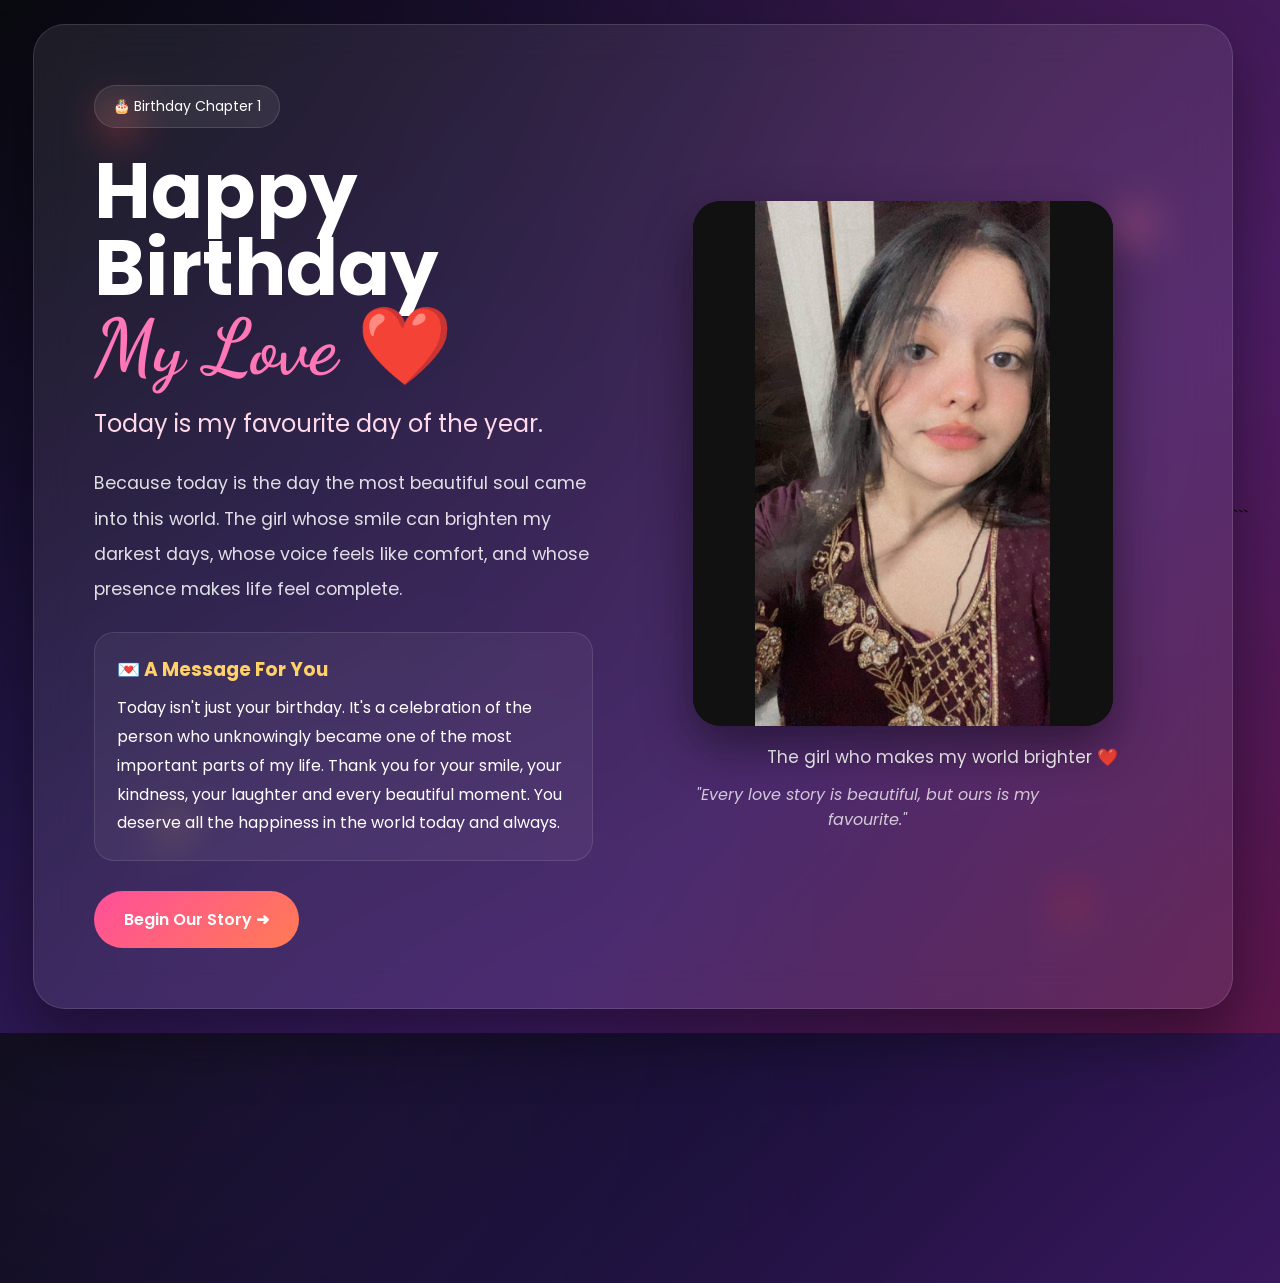
<file: index.html>
<!DOCTYPE html>
<html lang="en">
<head>
<meta charset="UTF-8">
<meta name="viewport" content="width=device-width, initial-scale=1.0">

<title>Happy Birthday My Love ❤️</title>

<link href="https://fonts.googleapis.com/css2?family=Poppins:wght@300;400;500;600;700&family=Dancing+Script:wght@700&display=swap" rel="stylesheet">

<style>

*{
margin:0;
padding:0;
box-sizing:border-box;
}

html{
scroll-behavior:smooth;
}

body{
font-family:'Poppins',sans-serif;
min-height:100dvh;
overflow-x:hidden;
display:flex;
justify-content:center;
align-items:center;
padding:clamp(12px,2vw,24px);
background:
linear-gradient(
135deg,
#09090f,
#1a1038,
#3a185f,
#5d164b
);
position:relative;
}

/* Background Glow */

body::before{
content:"";
position:absolute;
width:700px;
height:700px;
background:#ff4f9a;
filter:blur(250px);
opacity:.18;
top:-250px;
right:-200px;
z-index:0;
}

body::after{
content:"";
position:absolute;
width:600px;
height:600px;
background:#8b5cf6;
filter:blur(220px);
opacity:.15;
bottom:-250px;
left:-150px;
z-index:0;
}

/* Floating Hearts */

.heart{
position:absolute;
font-size:28px;
animation:float 5s ease-in-out infinite;
z-index:1;
opacity:.8;
}

.h1{
top:10%;
left:8%;
}

.h2{
top:20%;
right:10%;
animation-delay:1s;
}

.h3{
bottom:18%;
left:12%;
animation-delay:2s;
}

.h4{
bottom:10%;
right:15%;
animation-delay:3s;
}

@keyframes float{
0%,100%{
transform:translateY(0);
}
50%{
transform:translateY(-20px);
}
}

/* Main Card */

.card{
position:relative;
z-index:10;
width:min(1200px,100%);
background:rgba(255,255,255,.08);
backdrop-filter:blur(20px);
border:1px solid rgba(255,255,255,.12);
border-radius:32px;
overflow:hidden;
display:flex;
box-shadow:0 30px 60px rgba(0,0,0,.4);
}

/* Left Section */

.left{
flex:1;
padding:60px;
display:flex;
flex-direction:column;
justify-content:center;
}

.tag{
display:inline-block;
padding:10px 18px;
border-radius:999px;
background:rgba(255,255,255,.08);
border:1px solid rgba(255,255,255,.12);
color:white;
font-size:14px;
margin-bottom:25px;
width:max-content;
}

h1{
font-size:clamp(3rem,6vw,5.5rem);
line-height:1;
color:white;
margin-bottom:20px;
}

.name{
font-family:'Dancing Script',cursive;
color:#ff77b7;
}

.subtitle{
font-size:clamp(1.1rem,2vw,1.5rem);
color:#ffd9ea;
margin-bottom:25px;
}

.text{
font-size:clamp(.95rem,1.4vw,1.1rem);
line-height:2;
color:rgba(255,255,255,.85);
max-width:550px;
}

.love-box{
margin-top:25px;
padding:22px;
border-radius:20px;
background:rgba(255,255,255,.05);
border:1px solid rgba(255,255,255,.1);
}

.love-box h3{
color:#ffd166;
margin-bottom:10px;
}

.love-box p{
color:white;
line-height:1.8;
}

.btn{
margin-top:30px;
display:inline-flex;
justify-content:center;
align-items:center;
padding:16px 30px;
background:linear-gradient(
135deg,
#ff4f9a,
#ff7b54
);
color:white;
font-weight:600;
text-decoration:none;
border-radius:50px;
transition:.4s;
width:max-content;
}

.btn:hover{
transform:translateY(-4px) scale(1.03);
}

/* Right Section */

.right{
flex:1;
display:flex;
justify-content:center;
align-items:center;
padding:40px;
}

.image-wrapper{
text-align:center;
}

.image-box{
width:min(100%,420px);
aspect-ratio:4/5;
overflow:hidden;
border-radius:28px;
position:relative;
box-shadow:0 20px 50px rgba(0,0,0,.45);
background:#111;
}

.image-box img{
width:100%;
height:100%;
object-fit:contain;
display:block;
background:#111;
transition:.8s;
}

.image-box:hover img{
transform:scale(1.04);
}

.caption{
margin-top:18px;
color:white;
font-size:17px;
}

.quote{
margin-top:12px;
font-style:italic;
color:rgba(255,255,255,.75);
max-width:350px;
}

/* Tablet */

@media(max-width:1024px){

.card{
flex-direction:column;
max-width:700px;
margin:auto;
}

.left{
order:2;
text-align:center;
align-items:center;
padding:32px;
}

.right{
order:1;
padding:28px;
}

.text{
max-width:100%;
}

}

/* Mobile */

@media(max-width:768px){

body{
padding:10px;
align-items:flex-start;
}

.card{
border-radius:22px;
}

.left{
padding:20px;
}

.right{
padding:20px;
}

.image-box{
width:min(92vw,340px);
}

h1{
font-size:2.6rem;
}

.subtitle{
font-size:1rem;
}

.text{
font-size:15px;
line-height:1.9;
}

.love-box{
padding:18px;
}

.btn{
width:100%;
}

.caption{
font-size:15px;
}

.quote{
font-size:14px;
}

}

/* Extra Small Phones */

@media(max-width:380px){

h1{
font-size:2.2rem;
}

.image-box{
width:88vw;
}

.text,
.love-box p{
font-size:14px;
}

}

</style>
</head>

<body>

<div class="heart h1">❤️</div>
<div class="heart h2">💖</div>
<div class="heart h3">✨</div>
<div class="heart h4">🌹</div>

<div class="card">

<div class="left">

<div class="tag">
🎂 Birthday Chapter 1
</div>

<h1>
Happy Birthday<br>
<span class="name">My Love ❤️</span>
</h1>

<p class="subtitle">
Today is my favourite day of the year.
</p>

<p class="text">
Because today is the day the most beautiful soul came into this world.
The girl whose smile can brighten my darkest days,
whose voice feels like comfort,
and whose presence makes life feel complete.
</p>

<div class="love-box">

<h3>💌 A Message For You</h3>

<p>
Today isn't just your birthday.
It's a celebration of the person who unknowingly became one of the most important parts of my life.
Thank you for your smile, your kindness, your laughter and every beautiful moment.
You deserve all the happiness in the world today and always.
</p>

</div>

<a href="birthday2.html" class="btn">
Begin Our Story ➜
</a>

</div>

<div class="right">

<div class="image-wrapper">

<div class="image-box">

<img
src="Image1.jpg"
alt="My Love"
loading="lazy">

</div>

<div class="caption">
The girl who makes my world brighter ❤️
</div>

<div class="quote">
"Every love story is beautiful, but ours is my favourite."
</div>

</div>

</div>

</div>

</body>
</html>
```
</file>
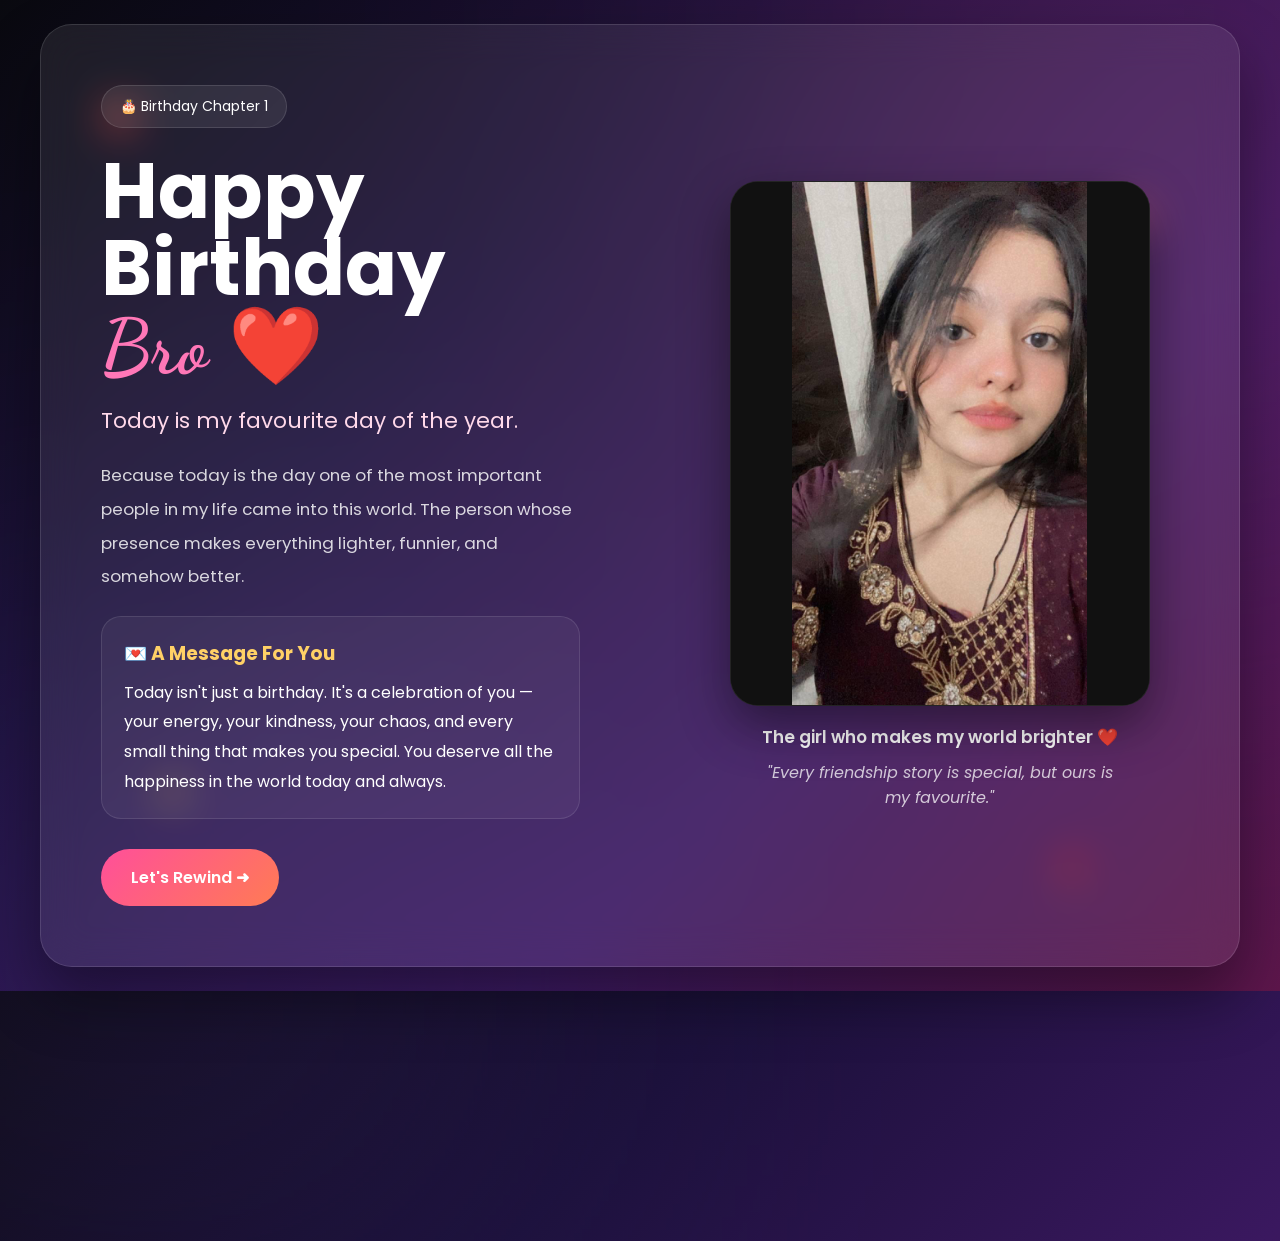
<file: birthday1.html>
<!DOCTYPE html>
<html lang="en">
<head>
<meta charset="UTF-8">
<meta name="viewport" content="width=device-width, initial-scale=1.0">
<title>Happy Birthday Bro ❤️</title>
<link href="https://fonts.googleapis.com/css2?family=Poppins:wght@300;400;500;600;700&family=Dancing+Script:wght@700&display=swap" rel="stylesheet">
<link rel="stylesheet" href="style.css">
</head>
<body>
<div class="heart h1">❤️</div><div class="heart h2">💖</div><div class="heart h3">✨</div><div class="heart h4">🌹</div>
<div class="card">
  <div class="left">
    <div class="tag">🎂 Birthday Chapter 1</div>
    <h1>Happy Birthday<br><span class="name">Bro ❤️</span></h1>
    <p class="subtitle">Today is my favourite day of the year.</p>
    <p class="text">Because today is the day one of the most important people in my life came into this world. The person whose presence makes everything lighter, funnier, and somehow better.</p>
    <div class="section-box">
      <h3>💌 A Message For You</h3>
      <p>Today isn't just a birthday. It's a celebration of you — your energy, your kindness, your chaos, and every small thing that makes you special. You deserve all the happiness in the world today and always.</p>
    </div>
    <a href="birthday2.html" class="btn">Let's Rewind ➜</a>
  </div>
  <div class="right">
    <div class="image-wrapper">
      <div class="image-box"><img src="Image1.jpg" alt="Birthday memory 1" loading="lazy"></div>
      <div class="caption">The girl who makes my world brighter ❤️</div>
      <div class="quote">"Every friendship story is special, but ours is my favourite."</div>
    </div>
  </div>
</div>
</body>
</html>
</file>
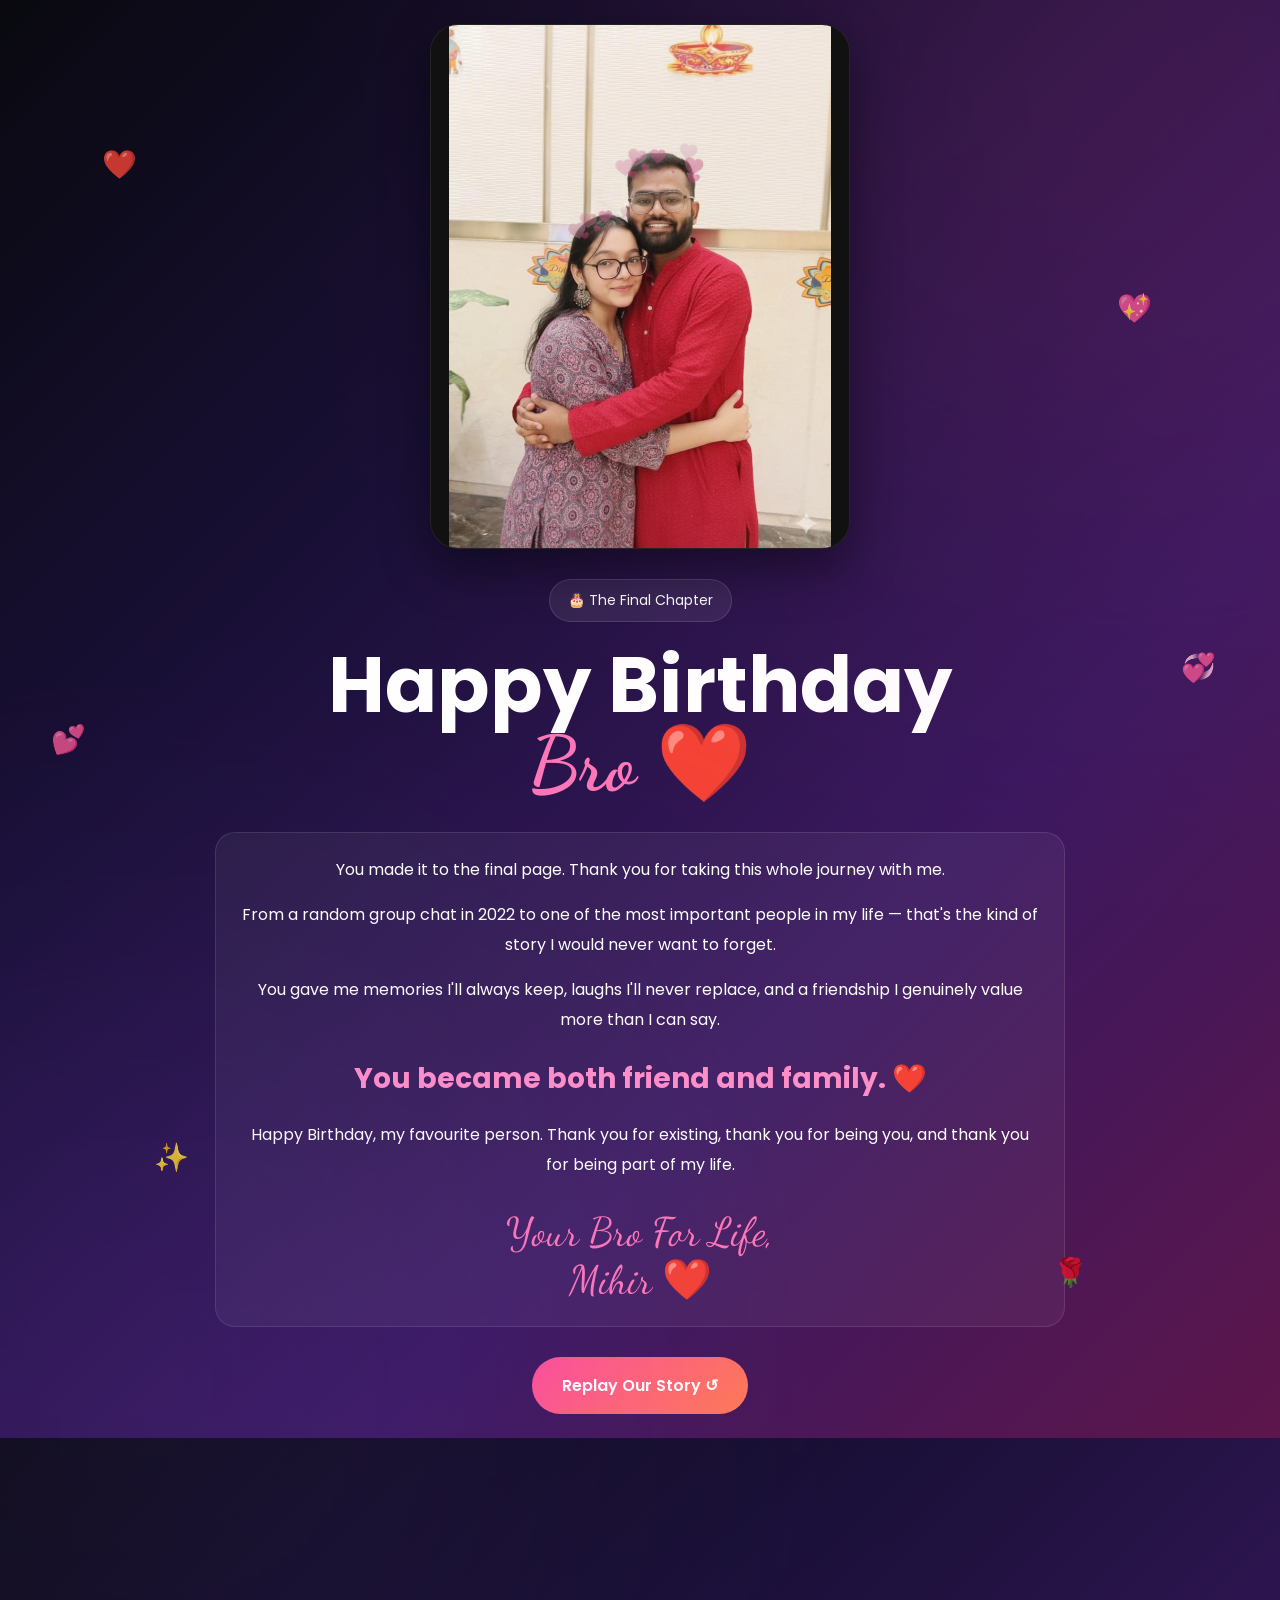
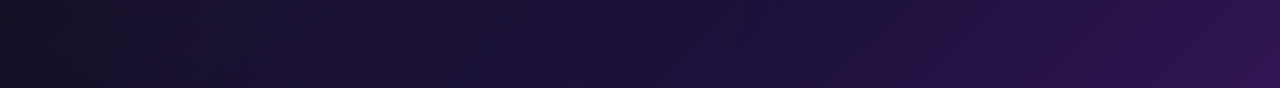
<file: birthday10.html>
<!DOCTYPE html>
<html lang="en">
<head>
<meta charset="UTF-8">
<meta name="viewport" content="width=device-width, initial-scale=1.0">
<title>Happy Birthday Bro ❤️</title>
<link href="https://fonts.googleapis.com/css2?family=Poppins:wght@300;400;500;600;700&family=Dancing+Script:wght@700&display=swap" rel="stylesheet">
<link rel="stylesheet" href="style.css">
</head>
<body>
<div class="heart h1">❤️</div><div class="heart h2">💖</div><div class="heart h3">✨</div><div class="heart h4">🌹</div><div class="heart h1" style="top:50%;left:4%;animation-delay:4s">💕</div><div class="heart h2" style="top:45%;right:5%;animation-delay:5s">💞</div>
<div class="container" style="text-align:center;">
  <div class="image-box" style="max-width:420px;margin-bottom:30px;"><img src="Image10.jpeg" alt="Final memory" loading="lazy"></div>
  <div class="tag">🎂 The Final Chapter</div>
  <h1>Happy Birthday<br><span class="name">Bro ❤️</span></h1>
  <div class="section-box" style="max-width:850px;margin:28px auto 0;">
    <p>You made it to the final page. Thank you for taking this whole journey with me.</p>
    <p style="margin-top:16px;">From a random group chat in 2022 to one of the most important people in my life — that's the kind of story I would never want to forget.</p>
    <p style="margin-top:16px;">You gave me memories I'll always keep, laughs I'll never replace, and a friendship I genuinely value more than I can say.</p>
    <p style="margin-top:18px;font-size:28px;font-weight:700;color:#ff8fc8;">You became both friend and family. ❤️</p>
    <p style="margin-top:16px;">Happy Birthday, my favourite person. Thank you for existing, thank you for being you, and thank you for being part of my life.</p>
    <div class="signature">Your Bro For Life,<br>Mihir ❤️</div>
  </div>
  <a href="birthday1.html" class="btn">Replay Our Story ↺</a>
</div>
</body>
</html>
</file>
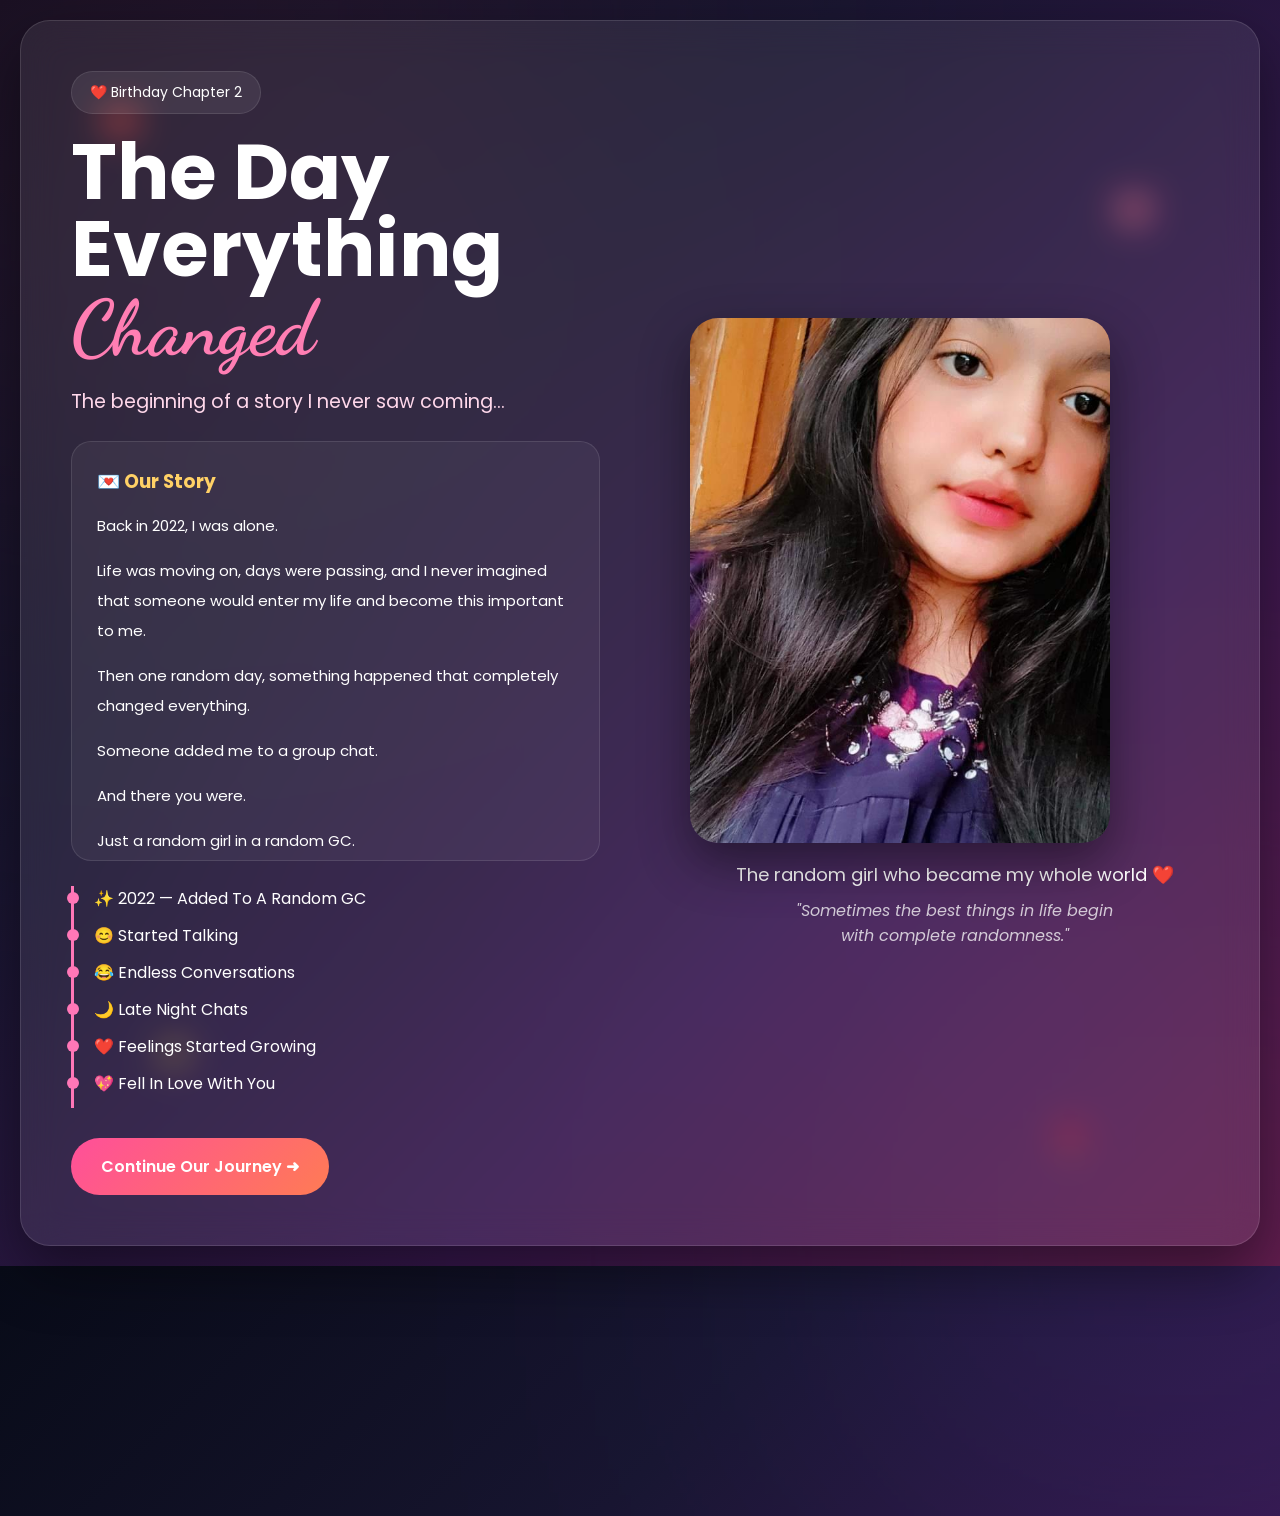
<file: birthday2.html>
<!DOCTYPE html>
<html lang="en">
<head>
<meta charset="UTF-8">
<meta name="viewport" content="width=device-width, initial-scale=1.0">

<title>Birthday 2 - The Day Everything Changed ❤️</title>

<link href="https://fonts.googleapis.com/css2?family=Poppins:wght@300;400;500;600;700&family=Dancing+Script:wght@700&display=swap" rel="stylesheet">

<style>

*{
margin:0;
padding:0;
box-sizing:border-box;
}

body{
font-family:'Poppins',sans-serif;
background:linear-gradient(135deg,#080b18,#17152f,#38184f,#5f183f);
min-height:100dvh;
overflow-x:hidden;
padding:20px;
display:flex;
justify-content:center;
align-items:center;
position:relative;
}

/* Background Glow */

body::before{
content:"";
position:absolute;
width:700px;
height:700px;
background:#ff5ea8;
filter:blur(250px);
opacity:.15;
top:-250px;
left:-200px;
}

body::after{
content:"";
position:absolute;
width:600px;
height:600px;
background:#7c5cff;
filter:blur(220px);
opacity:.15;
bottom:-250px;
right:-200px;
}

/* Floating Hearts */

.heart{
position:absolute;
font-size:30px;
animation:float 5s ease-in-out infinite;
opacity:.8;
}

.h1{top:8%;left:8%;}
.h2{top:15%;right:10%;animation-delay:1s;}
.h3{bottom:15%;left:12%;animation-delay:2s;}
.h4{bottom:8%;right:15%;animation-delay:3s;}

@keyframes float{
0%,100%{
transform:translateY(0);
}
50%{
transform:translateY(-20px);
}
}

/* Main Card */

.card{
position:relative;
z-index:2;
width:min(1250px,100%);
background:rgba(255,255,255,.08);
backdrop-filter:blur(18px);
border:1px solid rgba(255,255,255,.12);
border-radius:30px;
overflow:hidden;
display:flex;
box-shadow:0 25px 60px rgba(0,0,0,.45);
}

/* Left Section */

.left{
flex:1;
padding:50px;
display:flex;
flex-direction:column;
justify-content:center;
}

.tag{
display:inline-block;
padding:10px 18px;
border-radius:999px;
background:rgba(255,255,255,.08);
border:1px solid rgba(255,255,255,.1);
color:white;
font-size:14px;
margin-bottom:20px;
width:max-content;
}

h1{
font-size:clamp(3rem,6vw,5.5rem);
line-height:1;
color:white;
margin-bottom:20px;
}

.name{
font-family:'Dancing Script',cursive;
color:#ff7eb3;
}

.story-intro{
color:#ffd8eb;
font-size:1.2rem;
margin-bottom:25px;
}

.memory-box{
background:rgba(255,255,255,.05);
border:1px solid rgba(255,255,255,.1);
border-radius:20px;
padding:25px;
margin-bottom:25px;
max-height:420px;
overflow-y:auto;
}

.memory-box::-webkit-scrollbar{
width:6px;
}

.memory-box::-webkit-scrollbar-thumb{
background:#ff77b7;
border-radius:20px;
}

.memory-box h3{
color:#ffd166;
margin-bottom:15px;
}

.memory-box p{
color:white;
line-height:2;
margin-bottom:15px;
font-size:15px;
}

.highlight{
color:#ffd166;
font-weight:600;
}

.timeline{
border-left:3px solid #ff77b7;
padding-left:20px;
margin-bottom:30px;
}

.timeline div{
color:white;
margin-bottom:12px;
position:relative;
}

.timeline div::before{
content:"";
width:12px;
height:12px;
background:#ff77b7;
border-radius:50%;
position:absolute;
left:-27px;
top:6px;
}

.btn{
display:inline-flex;
justify-content:center;
align-items:center;
padding:16px 30px;
border-radius:50px;
background:linear-gradient(
135deg,
#ff4f9a,
#ff7b54
);
color:white;
text-decoration:none;
font-weight:600;
transition:.4s;
width:max-content;
}

.btn:hover{
transform:translateY(-4px) scale(1.03);
}

/* Right Section */

.right{
flex:1;
display:flex;
justify-content:center;
align-items:center;
padding:40px;
}

.image-wrapper{
text-align:center;
}

.image-box{
width:min(100%,420px);
aspect-ratio:4/5;
overflow:hidden;
border-radius:28px;
box-shadow:0 20px 50px rgba(0,0,0,.45);
position:relative;
}

.image-box img{
width:100%;
height:100%;
object-fit:cover;
display:block;
transition:.8s;
}

.image-box:hover img{
transform:scale(1.08);
}

.caption{
margin-top:18px;
color:white;
font-size:18px;
}

.quote{
margin-top:10px;
font-style:italic;
color:rgba(255,255,255,.75);
max-width:350px;
margin-left:auto;
margin-right:auto;
}

/* Mobile Responsive */

@media(max-width:1024px){

.card{
flex-direction:column;
}

.left{
order:2;
text-align:center;
align-items:center;
}

.right{
order:1;
}

.timeline{
text-align:left;
width:100%;
}

}

@media(max-width:768px){

body{
padding:15px;
}

.left,.right{
padding:25px;
}

.memory-box{
max-height:none;
}

.image-box{
width:min(85vw,320px);
}

.btn{
width:100%;
}

.caption{
font-size:15px;
}

.quote{
font-size:14px;
}

}

</style>
</head>

<body>

<div class="heart h1">❤️</div>
<div class="heart h2">💖</div>
<div class="heart h3">✨</div>
<div class="heart h4">🌹</div>

<div class="card">

<div class="left">

<div class="tag">
❤️ Birthday Chapter 2
</div>

<h1>
The Day Everything
<span class="name">Changed</span>
</h1>

<p class="story-intro">
The beginning of a story I never saw coming...
</p>

<div class="memory-box">

<h3>💌 Our Story</h3>

<p>
Back in 2022, I was alone.
</p>

<p>
Life was moving on, days were passing,
and I never imagined that someone would enter my life
and become this important to me.
</p>

<p>
Then one random day,
something happened that completely changed everything.
</p>

<p>
Someone added me to a group chat.
</p>

<p>
And there you were.
</p>

<p>
Just a random girl in a random GC.
</p>

<p>
At first, I never thought much about it.
We talked, joked around, and yes...
I used to flirt with you sometimes.
</p>

<p>
To me, it was just another conversation.
Just another person on the internet.
</p>

<p>
But little did I know,
life was quietly writing the most beautiful chapter of my story.
</p>

<p>
Days became weeks.
Weeks became months.
</p>

<p>
Somehow your messages became the ones I looked forward to the most.
</p>

<p>
Your smile became my favourite sight.
Your happiness started mattering to me.
Your presence became a part of my daily life.
</p>

<p>
I never knew that one day
I would be so deeply in love with you.
</p>

<p>
Looking back now,
I am thankful to that random person
who added me to your GC.
</p>

<p>
Because if that never happened,
our paths might never have crossed.
</p>

<p>
And I would never have met
the girl who changed my life forever.
</p>

<p class="highlight">
Somewhere between random messages,
silly conversations,
late-night chats,
and countless memories...
I fell in love with you. ❤️
</p>

</div>

<div class="timeline">
<div>✨ 2022 — Added To A Random GC</div>
<div>😊 Started Talking</div>
<div>😂 Endless Conversations</div>
<div>🌙 Late Night Chats</div>
<div>❤️ Feelings Started Growing</div>
<div>💖 Fell In Love With You</div>
</div>

<a href="birthday3.html" class="btn">
Continue Our Journey ➜
</a>

</div>

<div class="right">

<div class="image-wrapper">

<div class="image-box">
<img src="Image2.jpg" alt="Our Story">
</div>

<div class="caption">
The random girl who became my whole world ❤️
</div>

<div class="quote">
"Sometimes the best things in life begin with complete randomness."
</div>

</div>

</div>

</div>

</body>
</html>
</file>
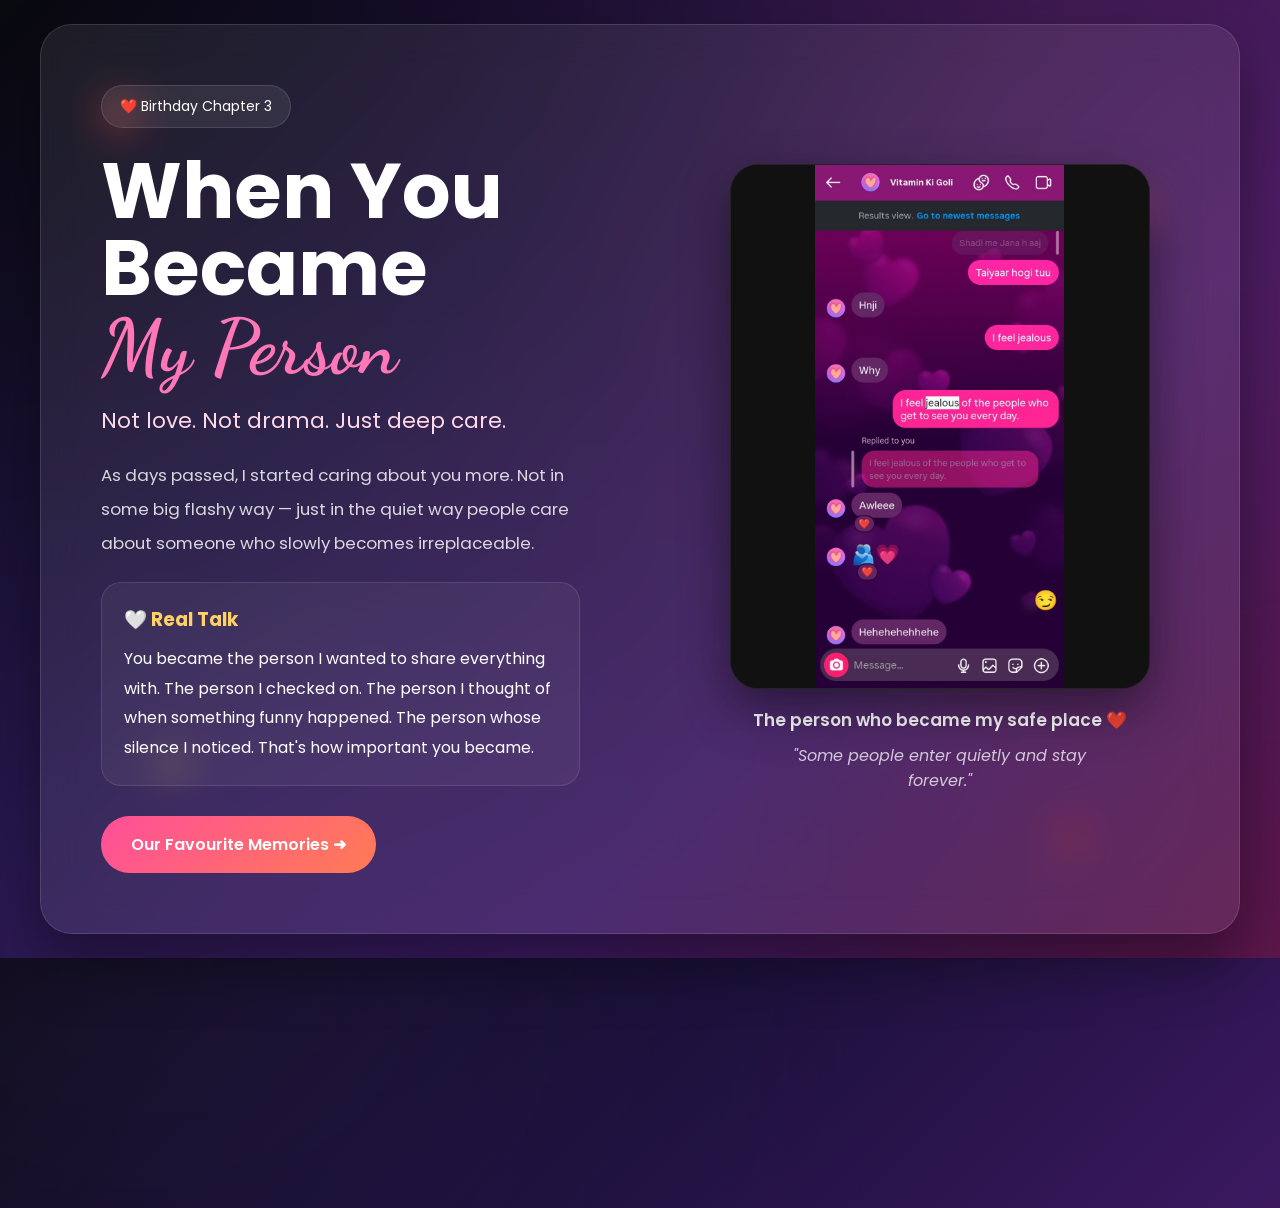
<file: birthday3.html>
<!DOCTYPE html>
<html lang="en">
<head>
<meta charset="UTF-8">
<meta name="viewport" content="width=device-width, initial-scale=1.0">
<title>Birthday Chapter 3 ❤️</title>
<link href="https://fonts.googleapis.com/css2?family=Poppins:wght@300;400;500;600;700&family=Dancing+Script:wght@700&display=swap" rel="stylesheet">
<link rel="stylesheet" href="style.css">
</head>
<body>
<div class="heart h1">❤️</div><div class="heart h2">💖</div><div class="heart h3">✨</div><div class="heart h4">🌹</div>
<div class="card">
  <div class="left">
    <div class="tag">❤️ Birthday Chapter 3</div>
    <h1>When You Became<br><span class="name">My Person</span></h1>
    <p class="subtitle">Not love. Not drama. Just deep care.</p>
    <p class="text">As days passed, I started caring about you more. Not in some big flashy way — just in the quiet way people care about someone who slowly becomes irreplaceable.</p>
    <div class="section-box">
      <h3>🤍 Real Talk</h3>
      <p>You became the person I wanted to share everything with. The person I checked on. The person I thought of when something funny happened. The person whose silence I noticed. That's how important you became.</p>
    </div>
    <a href="birthday4.html" class="btn">Our Favourite Memories ➜</a>
  </div>
  <div class="right">
    <div class="image-wrapper">
      <div class="image-box"><img src="Image3.jpg" alt="Birthday memory 3" loading="lazy"></div>
      <div class="caption">The person who became my safe place ❤️</div>
      <div class="quote">"Some people enter quietly and stay forever."</div>
    </div>
  </div>
</div>
</body>
</html>
</file>
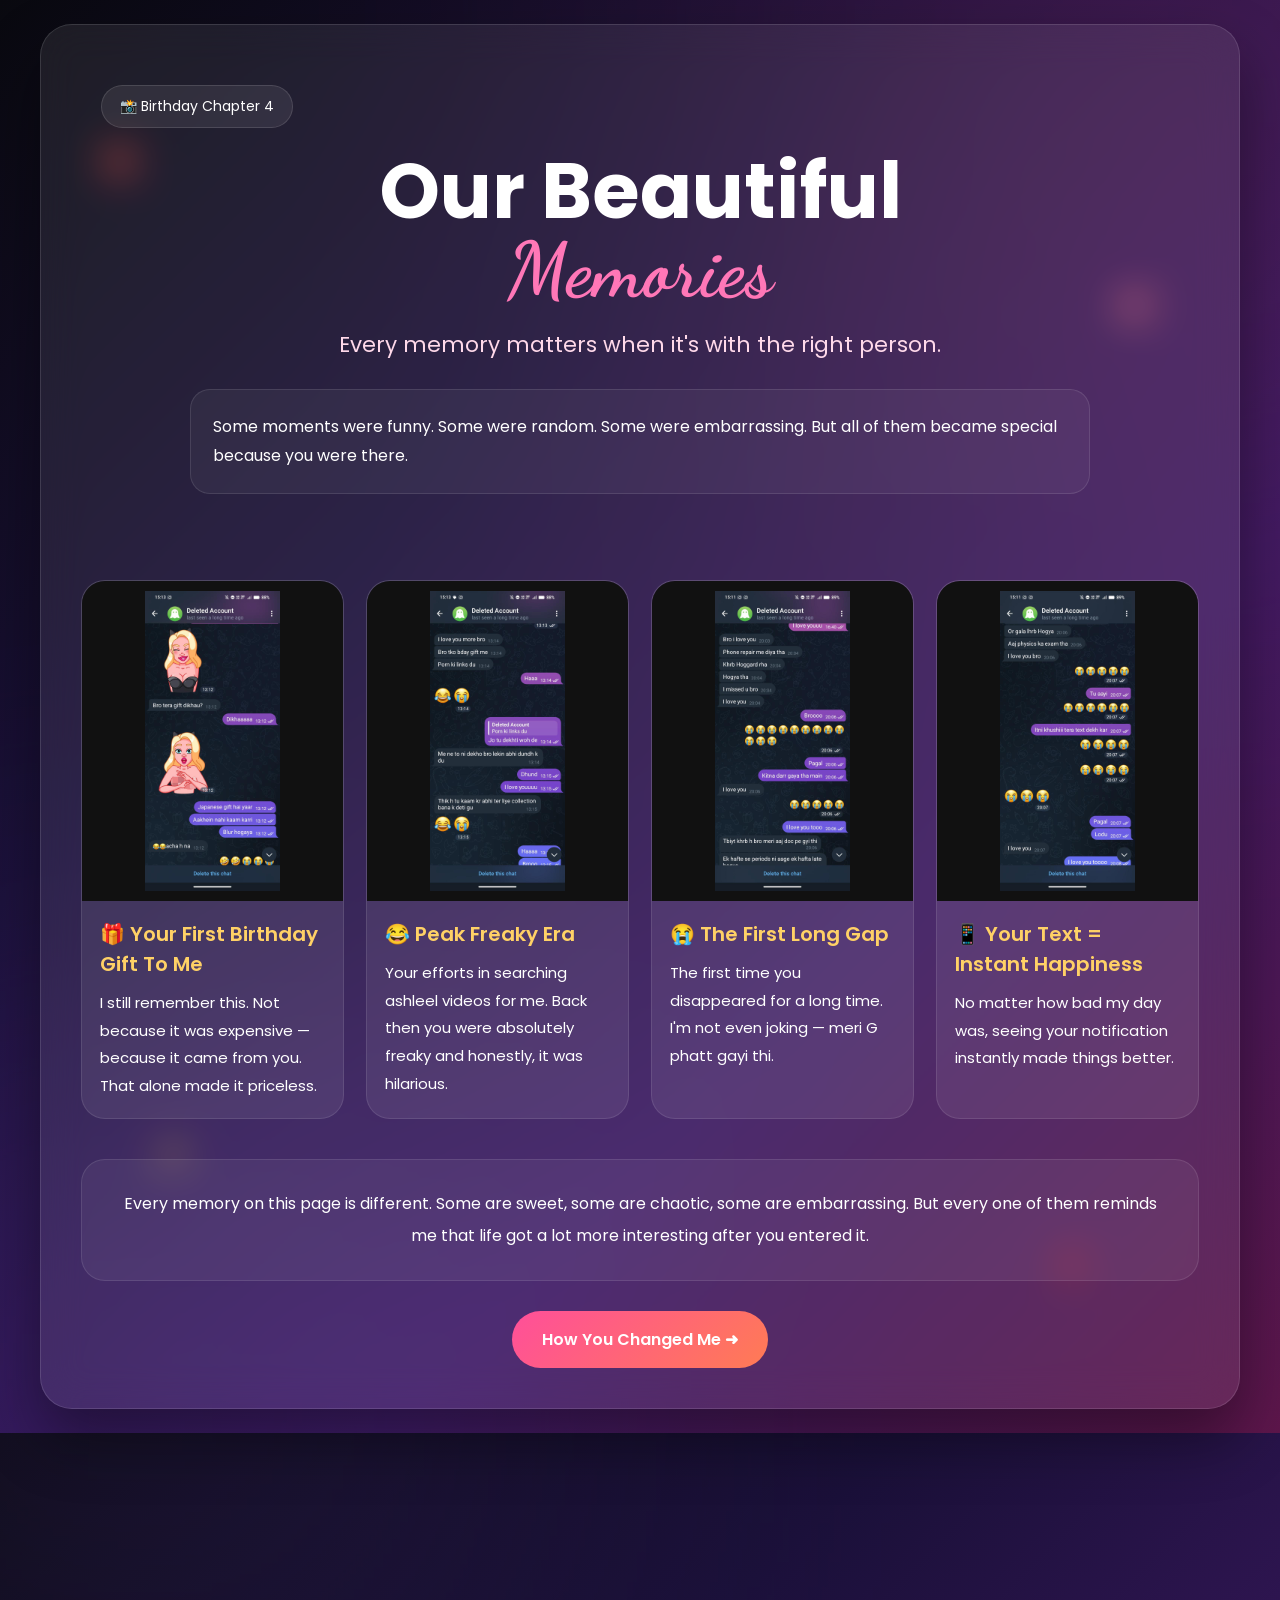
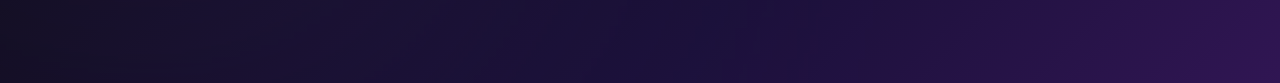
<file: birthday4.html>
<!DOCTYPE html>
<html lang="en">
<head>
<meta charset="UTF-8">
<meta name="viewport" content="width=device-width, initial-scale=1.0">
<title>Birthday Chapter 4 ❤️</title>
<link href="https://fonts.googleapis.com/css2?family=Poppins:wght@300;400;500;600;700&family=Dancing+Script:wght@700&display=swap" rel="stylesheet">
<link rel="stylesheet" href="style.css">
</head>
<body>
<div class="heart h1">❤️</div><div class="heart h2">💖</div><div class="heart h3">✨</div><div class="heart h4">🌹</div>
<div class="card" style="display:block;">
  <div style="padding:60px;" class="header-section">
    <div class="tag">📸 Birthday Chapter 4</div>
    <h1 style="text-align:center;">Our Beautiful<br><span class="name">Memories</span></h1>
    <p class="subtitle" style="text-align:center;">Every memory matters when it's with the right person.</p>
    <div class="section-box" style="max-width:900px;margin:28px auto 0;">
      <p>Some moments were funny. Some were random. Some were embarrassing. But all of them became special because you were there.</p>
    </div>
  </div>
  <div style="padding:0 40px 40px;">
    <div class="gallery">
      <div class="memory">
        <img src="Image4.jpg" alt="Memory 1">
        <div class="memory-content"><div class="memory-title">🎁 Your First Birthday Gift To Me</div><div class="memory-text">I still remember this. Not because it was expensive — because it came from you. That alone made it priceless.</div></div>
      </div>
      <div class="memory">
        <img src="Image5.jpg" alt="Memory 2">
        <div class="memory-content"><div class="memory-title">😂 Peak Freaky Era</div><div class="memory-text">Your efforts in searching ashleel videos for me. Back then you were absolutely freaky and honestly, it was hilarious.</div></div>
      </div>
      <div class="memory">
        <img src="Image6.jpg" alt="Memory 3">
        <div class="memory-content"><div class="memory-title">😭 The First Long Gap</div><div class="memory-text">The first time you disappeared for a long time. I'm not even joking — meri G phatt gayi thi.</div></div>
      </div>
      <div class="memory">
        <img src="Image7.jpg" alt="Memory 4">
        <div class="memory-content"><div class="memory-title">📱 Your Text = Instant Happiness</div><div class="memory-text">No matter how bad my day was, seeing your notification instantly made things better.</div></div>
      </div>
    </div>
    <div class="final-note">
      <p>Every memory on this page is different. Some are sweet, some are chaotic, some are embarrassing. But every one of them reminds me that life got a lot more interesting after you entered it.</p>
    </div>
    <div style="text-align:center;"><a href="birthday5.html" class="btn">How You Changed Me ➜</a></div>
  </div>
</div>
</body>
</html>
</file>
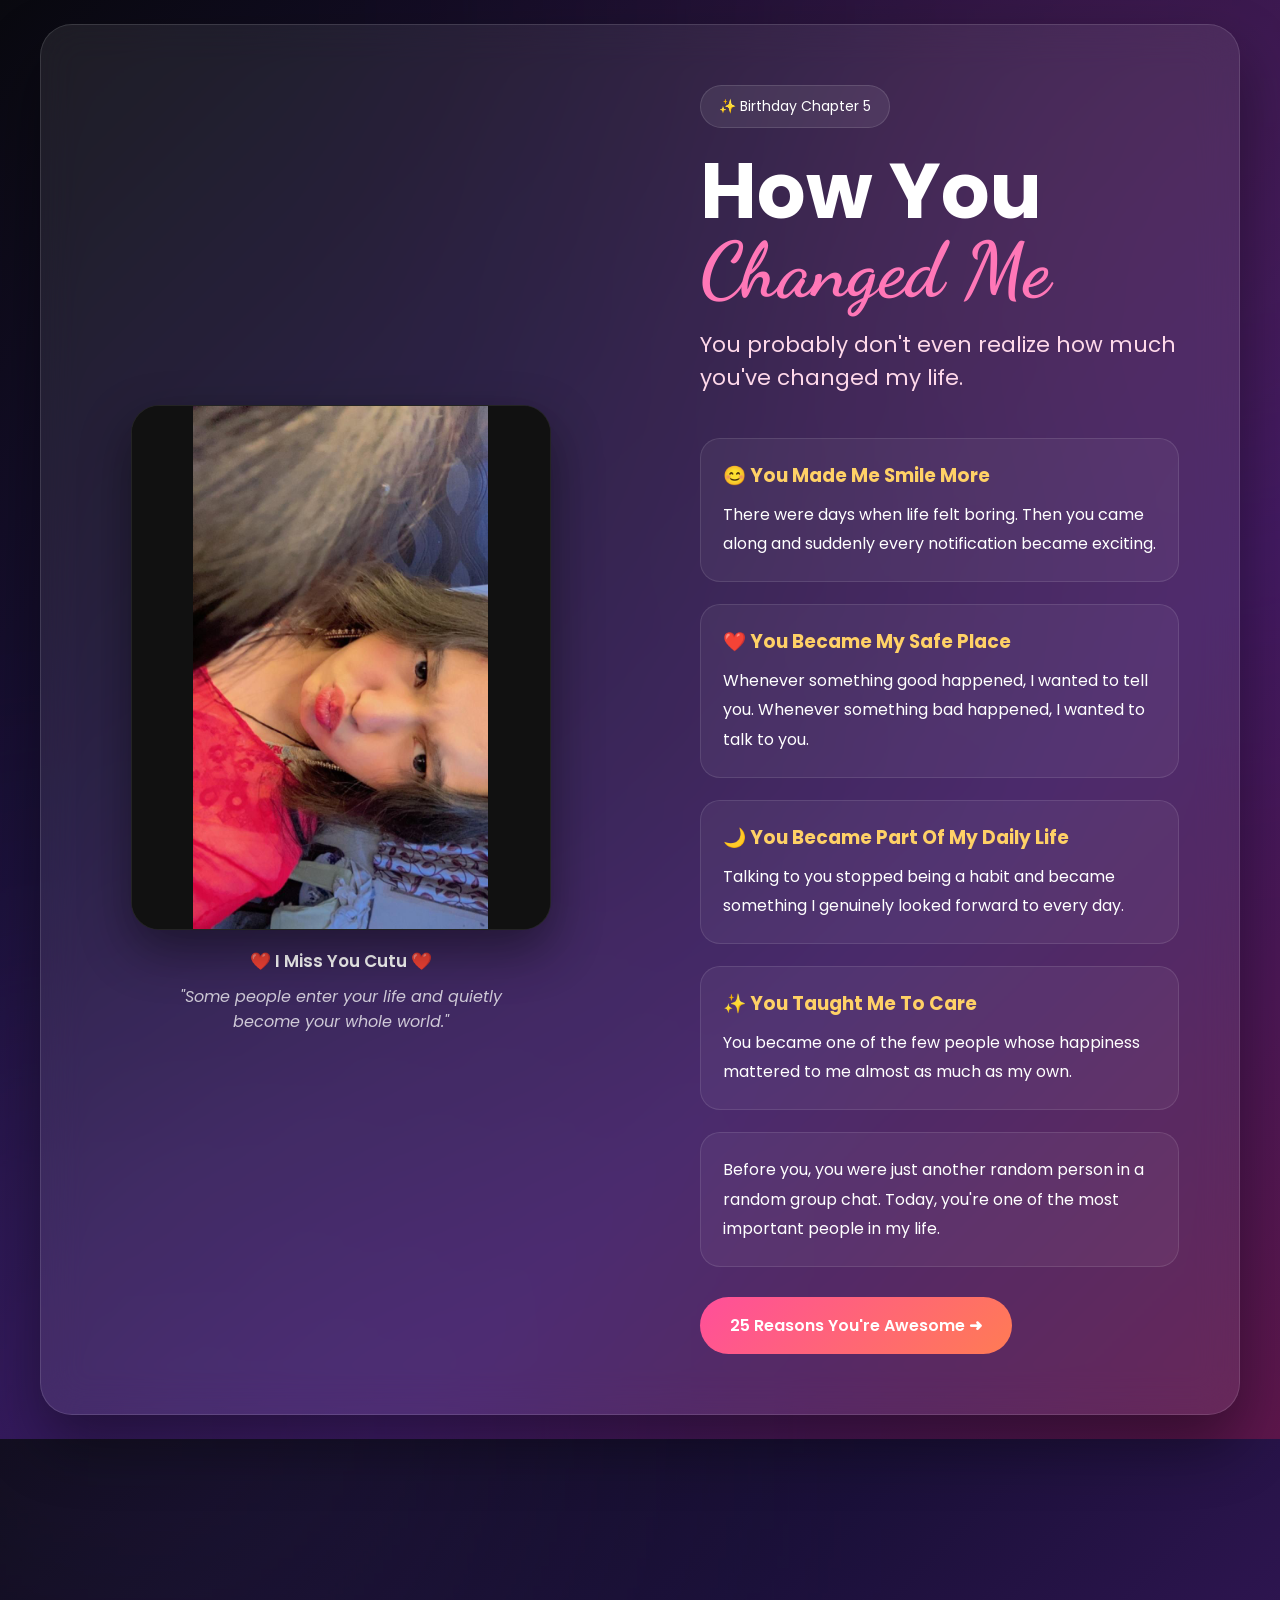
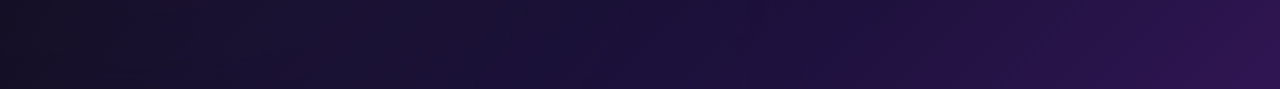
<file: birthday5.html>
<!DOCTYPE html>
<html lang="en">
<head>
<meta charset="UTF-8">
<meta name="viewport" content="width=device-width, initial-scale=1.0">
<title>Birthday Chapter 5 ❤️</title>
<link href="https://fonts.googleapis.com/css2?family=Poppins:wght@300;400;500;600;700&family=Dancing+Script:wght@700&display=swap" rel="stylesheet">
<link rel="stylesheet" href="style.css">
</head>
<body>
<div class="card">
  <div class="left">
    <div class="image-wrapper">
      <div class="image-box"><img src="Image8.jpg" alt="Special memory" loading="lazy"></div>
      <div class="caption">❤️ I Miss You Cutu ❤️</div>
      <div class="quote">"Some people enter your life and quietly become your whole world."</div>
    </div>
  </div>
  <div class="right">
    <div class="tag">✨ Birthday Chapter 5</div>
    <h1>How You<br><span class="name">Changed Me</span></h1>
    <p class="subtitle">You probably don't even realize how much you've changed my life.</p>
    <div class="section-box"><h3>😊 You Made Me Smile More</h3><p>There were days when life felt boring. Then you came along and suddenly every notification became exciting.</p></div>
    <div class="section-box"><h3>❤️ You Became My Safe Place</h3><p>Whenever something good happened, I wanted to tell you. Whenever something bad happened, I wanted to talk to you.</p></div>
    <div class="section-box"><h3>🌙 You Became Part Of My Daily Life</h3><p>Talking to you stopped being a habit and became something I genuinely looked forward to every day.</p></div>
    <div class="section-box"><h3>✨ You Taught Me To Care</h3><p>You became one of the few people whose happiness mattered to me almost as much as my own.</p></div>
    <div class="section-box"><p>Before you, you were just another random person in a random group chat. Today, you're one of the most important people in my life.</p></div>
    <a href="birthday6.html" class="btn">25 Reasons You're Awesome ➜</a>
  </div>
</div>
</body>
</html>
</file>
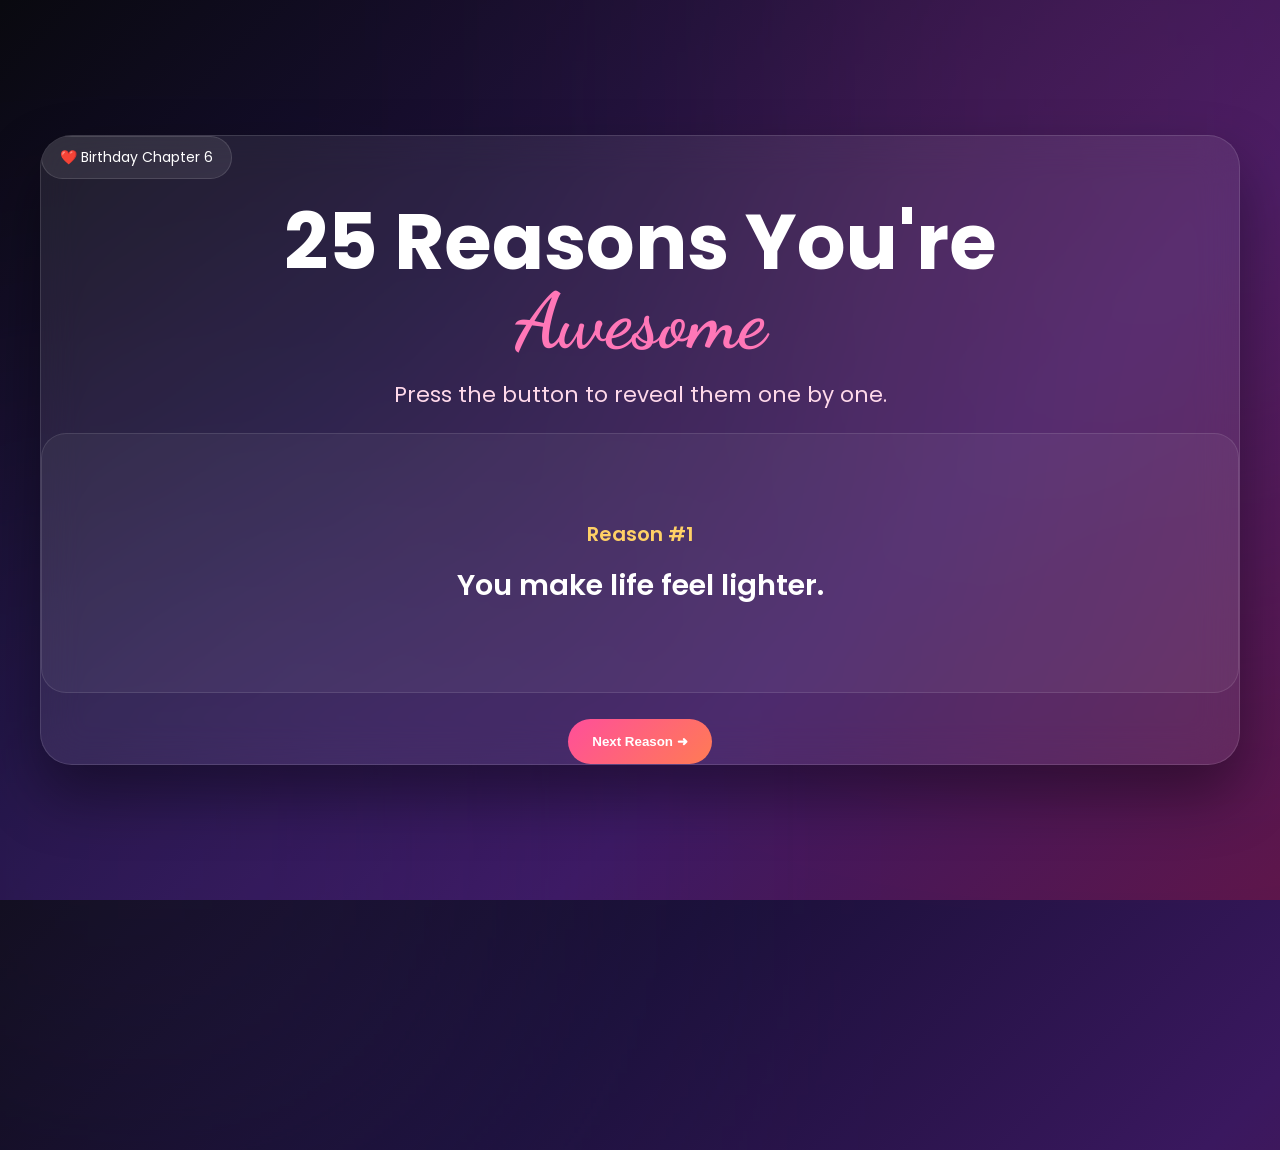
<file: birthday6.html>
<!DOCTYPE html>
<html lang="en">
<head>
<meta charset="UTF-8">
<meta name="viewport" content="width=device-width, initial-scale=1.0">
<title>Birthday Chapter 6 ❤️</title>
<link href="https://fonts.googleapis.com/css2?family=Poppins:wght@300;400;500;600;700&family=Dancing+Script:wght@700&display=swap" rel="stylesheet">
<link rel="stylesheet" href="style.css">
</head>
<body>
<div class="card">
  <div style="width:100%;">
    <div class="tag">❤️ Birthday Chapter 6</div>
    <h1 style="text-align:center;">25 Reasons You're<br><span class="name">Awesome</span></h1>
    <p class="subtitle" style="text-align:center;">Press the button to reveal them one by one.</p>
    <div class="reasons-box">
      <div class="reason-number" id="count">Reason #1</div>
      <div class="reason-text" id="reason">You make life feel lighter.</div>
    </div>
    <div class="buttons">
      <button id="nextBtn" onclick="nextReason()">Next Reason ➜</button>
      <a href="birthday7.html" class="btn next-page" id="finishBtn">Continue ➜</a>
    </div>
  </div>
</div>
<script>
const reasons = [
  "You make life feel lighter.",
  "You always know how to make me laugh.",
  "You care more than you admit.",
  "Talking to you never feels boring.",
  "Your vibe is always comforting.",
  "You became my favourite notification.",
  "You understand me when nobody else does.",
  "You make ordinary moments special.",
  "I love your weird side.",
  "I love your cute side.",
  "I love your annoying side too. 😭",
  "You make me feel important.",
  "You make me want to become better.",
  "I can be myself around you.",
  "You make distance feel smaller.",
  "Your happiness genuinely matters to me.",
  "You make me smile without even trying.",
  "You became part of my daily routine.",
  "You make me feel lucky.",
  "You never leave my thoughts for long.",
  "I love our conversations.",
  "I love our memories.",
  "I love our story.",
  "I love the person you are.",
  "And most importantly... you're YOU ❤️"
];
let current = 0;
const reasonElement = document.getElementById('reason');
const countElement = document.getElementById('count');
const nextBtn = document.getElementById('nextBtn');
const finishBtn = document.getElementById('finishBtn');
finishBtn.style.display = "none";
function nextReason(){
  if(current < reasons.length - 1){
    current++;
    reasonElement.innerText = reasons[current];
    countElement.innerText = `Reason #${current + 1}`;
  }
  if(current === reasons.length - 1){
    nextBtn.style.display = "none";
    finishBtn.style.display = "inline-flex";
  }
}
</script>
</body>
</html>
</file>
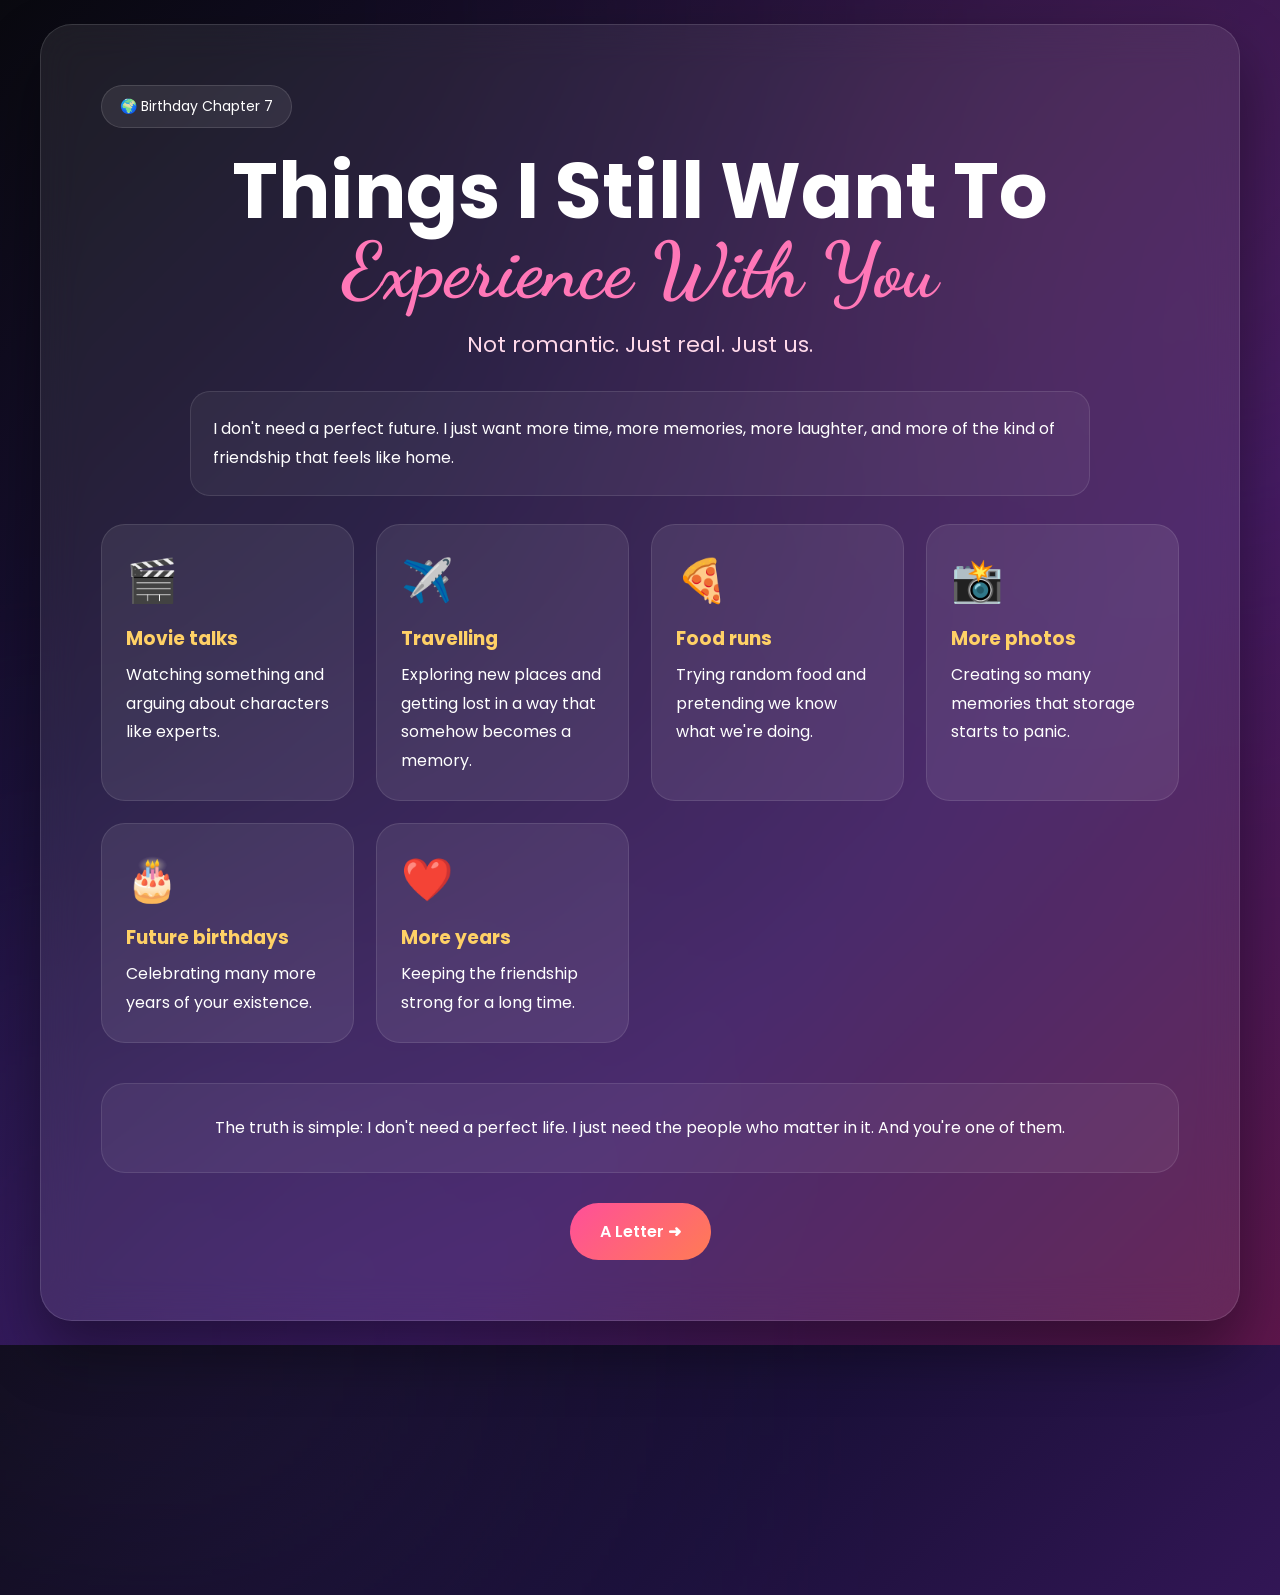
<file: birthday7.html>
<!DOCTYPE html>
<html lang="en">
<head>
<meta charset="UTF-8">
<meta name="viewport" content="width=device-width, initial-scale=1.0">
<title>Birthday Chapter 7 ❤️</title>
<link href="https://fonts.googleapis.com/css2?family=Poppins:wght@300;400;500;600;700&family=Dancing+Script:wght@700&display=swap" rel="stylesheet">
<link rel="stylesheet" href="style.css">
</head>
<body>
<div class="container-override card" style="display:block;">
  <div style="padding:60px;">
    <div class="tag">🌍 Birthday Chapter 7</div>
    <h1 style="text-align:center;">Things I Still Want To<br><span class="name">Experience With You</span></h1>
    <p class="subtitle" style="text-align:center;">Not romantic. Just real. Just us.</p>
    <div class="intro section-box" style="max-width:900px;margin:30px auto 0;">
      <p>I don't need a perfect future. I just want more time, more memories, more laughter, and more of the kind of friendship that feels like home.</p>
    </div>
    <div class="grid">
      <div class="mini-card"><div class="icon">🎬</div><h3>Movie talks</h3><p>Watching something and arguing about characters like experts.</p></div>
      <div class="mini-card"><div class="icon">✈️</div><h3>Travelling</h3><p>Exploring new places and getting lost in a way that somehow becomes a memory.</p></div>
      <div class="mini-card"><div class="icon">🍕</div><h3>Food runs</h3><p>Trying random food and pretending we know what we're doing.</p></div>
      <div class="mini-card"><div class="icon">📸</div><h3>More photos</h3><p>Creating so many memories that storage starts to panic.</p></div>
      <div class="mini-card"><div class="icon">🎂</div><h3>Future birthdays</h3><p>Celebrating many more years of your existence.</p></div>
      <div class="mini-card"><div class="icon">❤️</div><h3>More years</h3><p>Keeping the friendship strong for a long time.</p></div>
    </div>
    <div class="final-note">
      <p>The truth is simple: I don't need a perfect life. I just need the people who matter in it. And you're one of them.</p>
    </div>
    <div style="text-align:center;"><a href="birthday8.html" class="btn">A Letter ➜</a></div>
  </div>
</div>
</body>
</html>
</file>
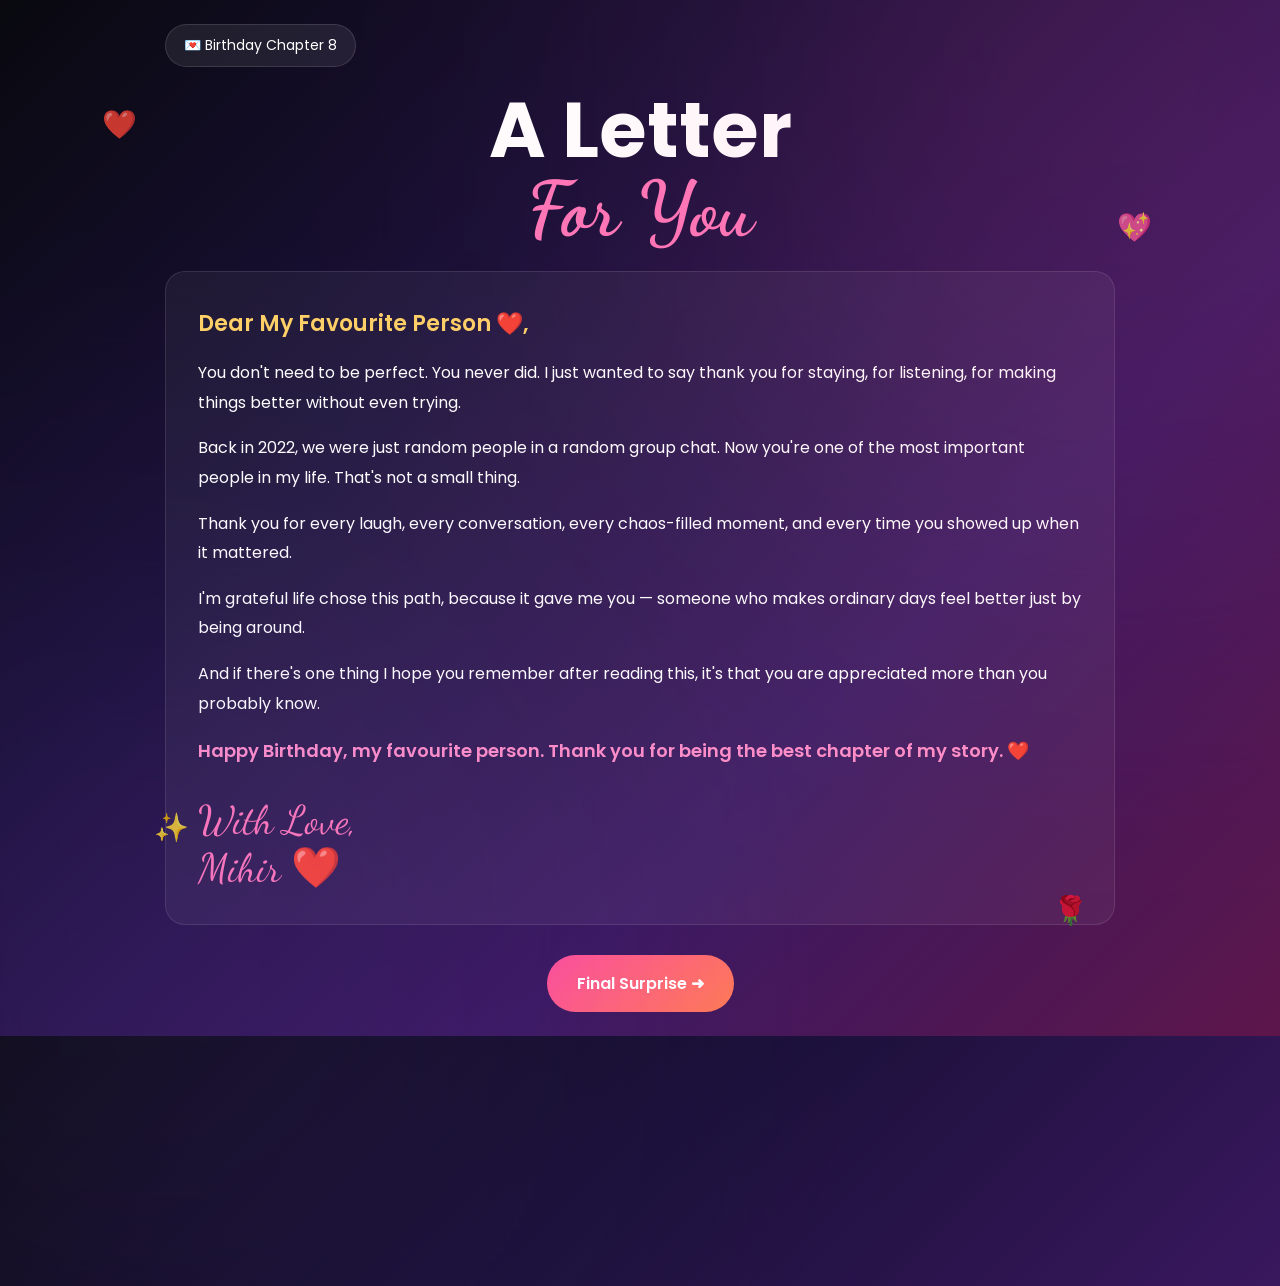
<file: birthday8.html>
<!DOCTYPE html>
<html lang="en">
<head>
<meta charset="UTF-8">
<meta name="viewport" content="width=device-width, initial-scale=1.0">
<title>Birthday Chapter 8 ❤️</title>
<link href="https://fonts.googleapis.com/css2?family=Poppins:wght@300;400;500;600;700&family=Dancing+Script:wght@700&display=swap" rel="stylesheet">
<link rel="stylesheet" href="style.css">
</head>
<body>
<div class="heart h1">❤️</div><div class="heart h2">💖</div><div class="heart h3">✨</div><div class="heart h4">🌹</div>
<div class="container" style="max-width:950px;width:100%;">
  <div class="tag">💌 Birthday Chapter 8</div>
  <h1 style="text-align:center;">A Letter<br><span class="name">For You</span></h1>
  <div class="section-box" style="padding:32px;">
    <p style="color:#ffd166;font-size:22px;font-weight:600;margin-bottom:14px;">Dear My Favourite Person ❤️,</p>
    <p>You don't need to be perfect. You never did. I just wanted to say thank you for staying, for listening, for making things better without even trying.</p>
    <p style="margin-top:16px;">Back in 2022, we were just random people in a random group chat. Now you're one of the most important people in my life. That's not a small thing.</p>
    <p style="margin-top:16px;">Thank you for every laugh, every conversation, every chaos-filled moment, and every time you showed up when it mattered.</p>
    <p style="margin-top:16px;">I'm grateful life chose this path, because it gave me you — someone who makes ordinary days feel better just by being around.</p>
    <p style="margin-top:16px;">And if there's one thing I hope you remember after reading this, it's that you are appreciated more than you probably know.</p>
    <p style="margin-top:16px;color:#ff8fc8;font-size:18px;font-weight:600;">Happy Birthday, my favourite person. Thank you for being the best chapter of my story. ❤️</p>
    <div class="signature">With Love,<br>Mihir ❤️</div>
  </div>
  <div style="text-align:center;"><a href="birthday9.html" class="btn">Final Surprise ➜</a></div>
</div>
</body>
</html>
</file>
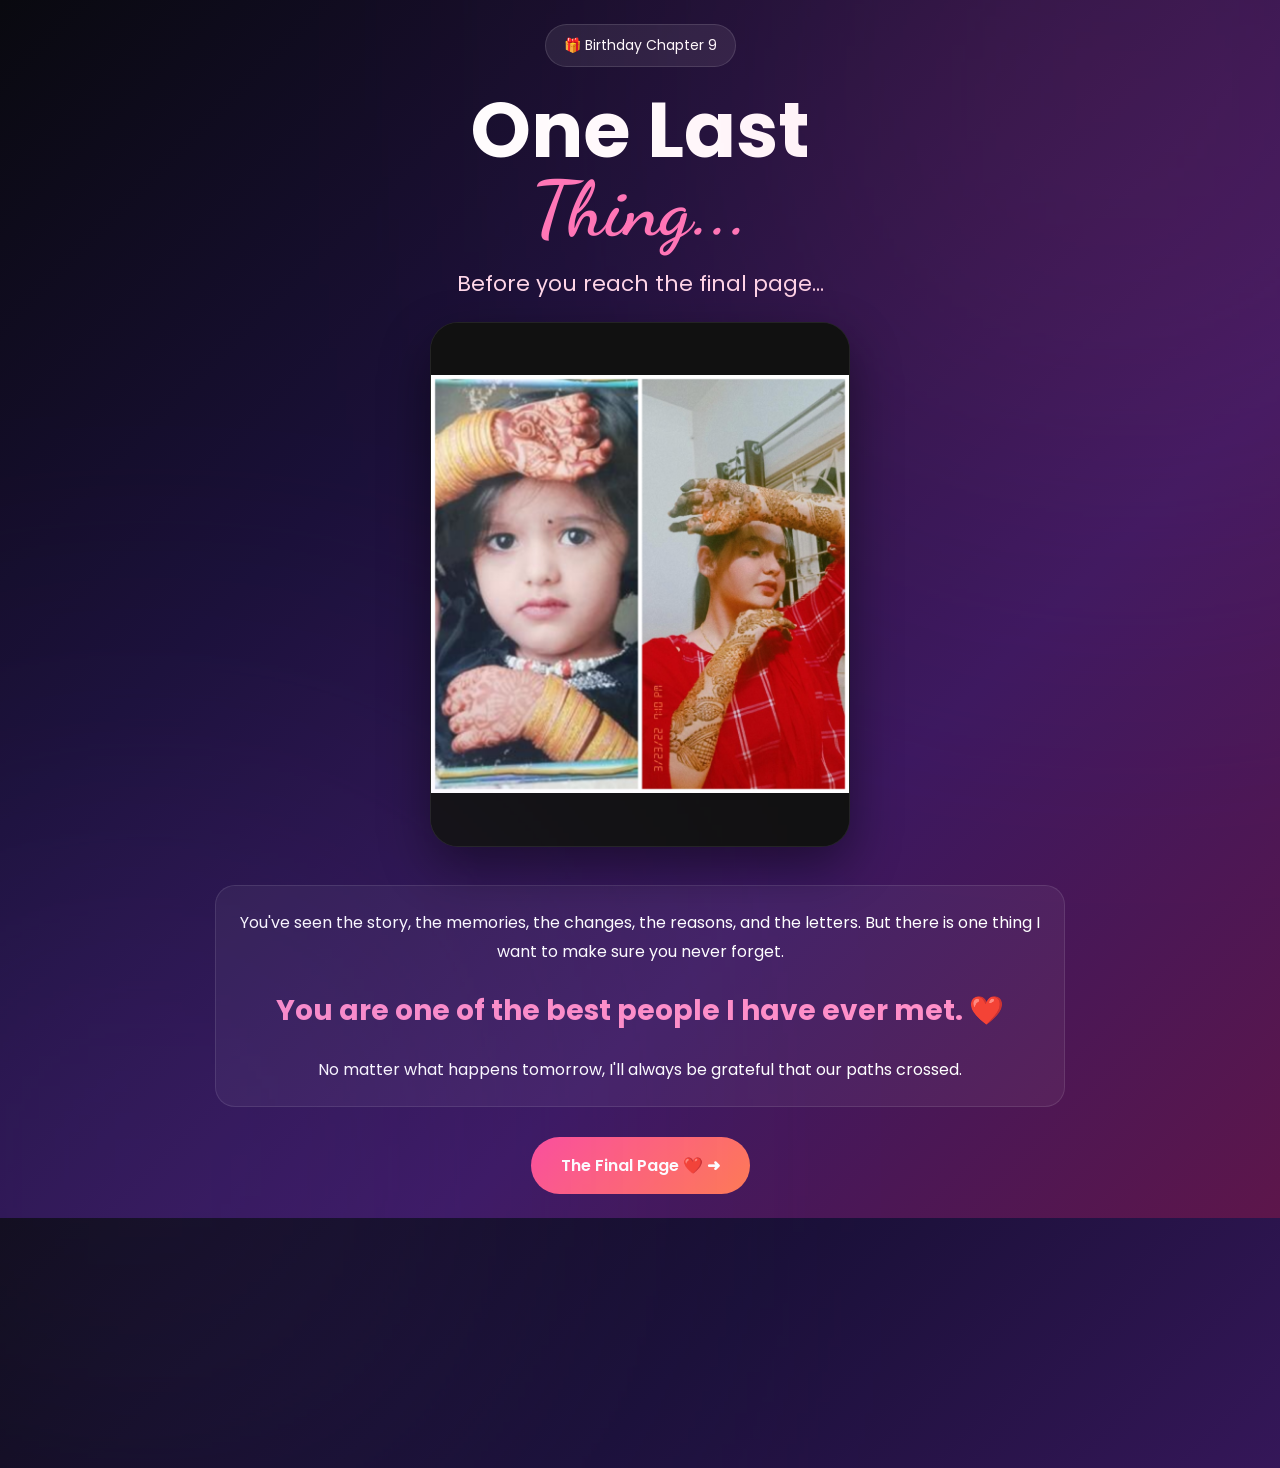
<file: birthday9.html>
<!DOCTYPE html>
<html lang="en">
<head>
<meta charset="UTF-8">
<meta name="viewport" content="width=device-width, initial-scale=1.0">
<title>Birthday Chapter 9 ❤️</title>
<link href="https://fonts.googleapis.com/css2?family=Poppins:wght@300;400;500;600;700&family=Dancing+Script:wght@700&display=swap" rel="stylesheet">
<link rel="stylesheet" href="style.css">
</head>
<body>
<div class="container" style="text-align:center;">
  <div class="tag">🎁 Birthday Chapter 9</div>
  <h1>One Last<br><span class="name">Thing...</span></h1>
  <p class="subtitle">Before you reach the final page...</p>
  <div class="image-wrapper">
    <div class="image-box" style="max-width:520px;"><img src="Image9.jpeg" alt="Special memory 9" loading="lazy"></div>
  </div>
  <div class="section-box" style="max-width:850px;margin:38px auto 0;">
    <p>You've seen the story, the memories, the changes, the reasons, and the letters. But there is one thing I want to make sure you never forget.</p>
    <p style="margin-top:18px;font-size:28px;font-weight:700;color:#ff8fc8;">You are one of the best people I have ever met. ❤️</p>
    <p style="margin-top:18px;">No matter what happens tomorrow, I'll always be grateful that our paths crossed.</p>
  </div>
  <a href="birthday10.html" class="btn">The Final Page ❤️ ➜</a>
</div>
</body>
</html>
</file>
<file: style.css>
:root{
  --bg1:#09090f;
  --bg2:#1a1038;
  --bg3:#3a185f;
  --bg4:#5d164b;
  --card:rgba(255,255,255,.08);
  --card-border:rgba(255,255,255,.12);
  --text:#ffffff;
  --muted:rgba(255,255,255,.82);
  --accent:#ff77b7;
  --accent2:#ffd166;
  --shadow:0 30px 60px rgba(0,0,0,.4);
}

*{margin:0;padding:0;box-sizing:border-box}
html{scroll-behavior:smooth}
body{
  font-family:'Poppins',sans-serif;
  min-height:100dvh;
  overflow-x:hidden;
  display:flex;
  justify-content:center;
  align-items:center;
  padding:clamp(12px,2vw,24px);
  background:linear-gradient(135deg,var(--bg1),var(--bg2),var(--bg3),var(--bg4));
  position:relative;
  color:var(--text);
}
body::before, body::after{
  content:"";
  position:absolute;
  filter:blur(220px);
  opacity:.16;
  z-index:0;
  pointer-events:none;
}
body::before{width:700px;height:700px;background:#ff4f9a;top:-250px;right:-200px}
body::after{width:600px;height:600px;background:#8b5cf6;bottom:-250px;left:-150px}

.heart{
  position:absolute;
  font-size:28px;
  animation:float 5s ease-in-out infinite;
  z-index:1;
  opacity:.8;
  pointer-events:none;
}
@keyframes float{0%,100%{transform:translateY(0)}50%{transform:translateY(-20px)}}
.h1{top:10%;left:8%}.h2{top:20%;right:10%;animation-delay:1s}.h3{bottom:18%;left:12%;animation-delay:2s}.h4{bottom:10%;right:15%;animation-delay:3s}

.card{
  position:relative;
  z-index:10;
  width:min(1200px,100%);
  background:var(--card);
  backdrop-filter:blur(20px);
  border:1px solid var(--card-border);
  border-radius:32px;
  overflow:hidden;
  display:flex;
  box-shadow:var(--shadow);
}

.left,.right{
  flex:1;
  padding:60px;
  display:flex;
  flex-direction:column;
  justify-content:center;
}

.tag{
  display:inline-block;
  padding:10px 18px;
  border-radius:999px;
  background:rgba(255,255,255,.08);
  border:1px solid rgba(255,255,255,.12);
  color:var(--text);
  font-size:14px;
  margin-bottom:25px;
  width:max-content;
}

h1{
  font-size:clamp(3rem,6vw,5.5rem);
  line-height:1;
  margin-bottom:18px;
}
.name{
  font-family:'Dancing Script',cursive;
  color:var(--accent);
}
.subtitle{
  font-size:clamp(1.05rem,2vw,1.35rem);
  color:#ffd9ea;
  margin-bottom:22px;
}
.text{
  font-size:clamp(.95rem,1.4vw,1.05rem);
  line-height:2;
  color:var(--muted);
  max-width:580px;
}
.section-box{
  margin-top:22px;
  padding:22px;
  border-radius:20px;
  background:rgba(255,255,255,.05);
  border:1px solid rgba(255,255,255,.1);
}
.section-box h3{
  color:var(--accent2);
  margin-bottom:10px;
}
.section-box p{
  color:var(--text);
  line-height:1.85;
}
.btn{
  margin-top:30px;
  display:inline-flex;
  justify-content:center;
  align-items:center;
  padding:16px 30px;
  background:linear-gradient(135deg,#ff4f9a,#ff7b54);
  color:white;
  font-weight:600;
  text-decoration:none;
  border-radius:50px;
  transition:.35s;
  width:max-content;
}
.btn:hover{transform:translateY(-4px) scale(1.02)}

.image-wrapper,.media-wrapper{
  text-align:center;
  width:100%;
}
.image-box,.video-box{
  width:min(100%,420px);
  aspect-ratio:4/5;
  overflow:hidden;
  border-radius:28px;
  background:#111;
  box-shadow:0 20px 50px rgba(0,0,0,.45);
  border:1px solid rgba(255,255,255,.08);
  margin:auto;
  position:relative;
}
.image-box img,.video-box video{
  width:100%;
  height:100%;
  object-fit:contain;
  display:block;
  background:#111;
}
.caption{
  margin-top:18px;
  color:white;
  font-size:17px;
  font-weight:600;
}
.quote{
  margin-top:10px;
  font-style:italic;
  color:rgba(255,255,255,.75);
  max-width:360px;
  margin-left:auto;
  margin-right:auto;
}

.gallery{
  display:grid;
  grid-template-columns:repeat(auto-fit,minmax(260px,1fr));
  gap:22px;
  margin-top:26px;
}
.memory{
  background:rgba(255,255,255,.08);
  border:1px solid rgba(255,255,255,.1);
  border-radius:24px;
  overflow:hidden;
  transition:.3s;
}
.memory:hover{transform:translateY(-8px)}
.memory img{
  width:100%;
  height:320px;
  object-fit:contain;
  background:#111;
  display:block;
  padding:10px;
}
.memory-content{padding:18px}
.memory-title{font-size:20px;font-weight:600;color:var(--accent2);margin-bottom:10px}
.memory-text{color:white;line-height:1.85;font-size:15px}

.final-note{
  margin-top:40px;
  padding:28px;
  background:rgba(255,255,255,.06);
  border-radius:24px;
  border:1px solid rgba(255,255,255,.1);
  text-align:center;
}
.final-note p{color:white;line-height:2;font-size:16px}

.reasons-box{
  background:rgba(255,255,255,.05);
  border:1px solid rgba(255,255,255,.1);
  padding:38px;
  border-radius:25px;
  min-height:260px;
  display:flex;
  align-items:center;
  justify-content:center;
  flex-direction:column;
  text-align:center;
}
.reason-number{font-size:20px;color:var(--accent2);margin-bottom:15px;font-weight:600}
.reason-text{font-size:clamp(1.25rem,3vw,1.8rem);color:white;line-height:1.5;font-weight:600}

.buttons{margin-top:26px;display:flex;justify-content:center;gap:14px;flex-wrap:wrap}
button{
  padding:15px 24px;
  border:none;
  border-radius:50px;
  background:linear-gradient(135deg,#ff4f9a,#ff7b54);
  color:white;
  font-weight:600;
  cursor:pointer;
  transition:.3s;
}
button:hover{transform:translateY(-3px)}
.next-page{display:none}

.grid{
  margin-top:28px;
  display:grid;
  grid-template-columns:repeat(auto-fit,minmax(240px,1fr));
  gap:22px;
}
.mini-card{
  background:rgba(255,255,255,.08);
  border:1px solid rgba(255,255,255,.1);
  border-radius:24px;
  padding:24px;
  transition:.3s;
}
.mini-card:hover{transform:translateY(-6px)}
.icon{font-size:42px;margin-bottom:12px}
.mini-card h3{color:var(--accent2);margin-bottom:8px}
.mini-card p{color:white;line-height:1.8}

.signature{
  margin-top:28px;
  font-family:'Dancing Script',cursive;
  font-size:40px;
  color:var(--accent);
  line-height:1.2;
}

@media(max-width:1024px){
  .card{flex-direction:column;max-width:760px;margin:auto}
  .left{order:2;text-align:center;align-items:center;padding:32px}
  .right{order:1;padding:28px;text-align:center;align-items:center}
  .text{max-width:100%}
  .btn{width:100%}
}
@media(max-width:768px){
  body{padding:10px;align-items:flex-start}
  .card{border-radius:22px}
  .left,.right{padding:20px}
  h1{font-size:2.6rem}
  .subtitle{font-size:1rem}
  .text{font-size:15px;line-height:1.9}
  .section-box{padding:18px}
  .gallery{grid-template-columns:1fr}
  .memory img{height:280px}
  .reasons-box{padding:24px;min-height:220px}
  .caption{font-size:15px}
  .quote{font-size:14px}
  .signature{font-size:32px}
}
@media(max-width:380px){
  h1{font-size:2.15rem}
  .image-box,.video-box{width:88vw}
  .text,.section-box p,.memory-text,.final-note p{font-size:14px}
  .signature{font-size:28px}
}
</file>
